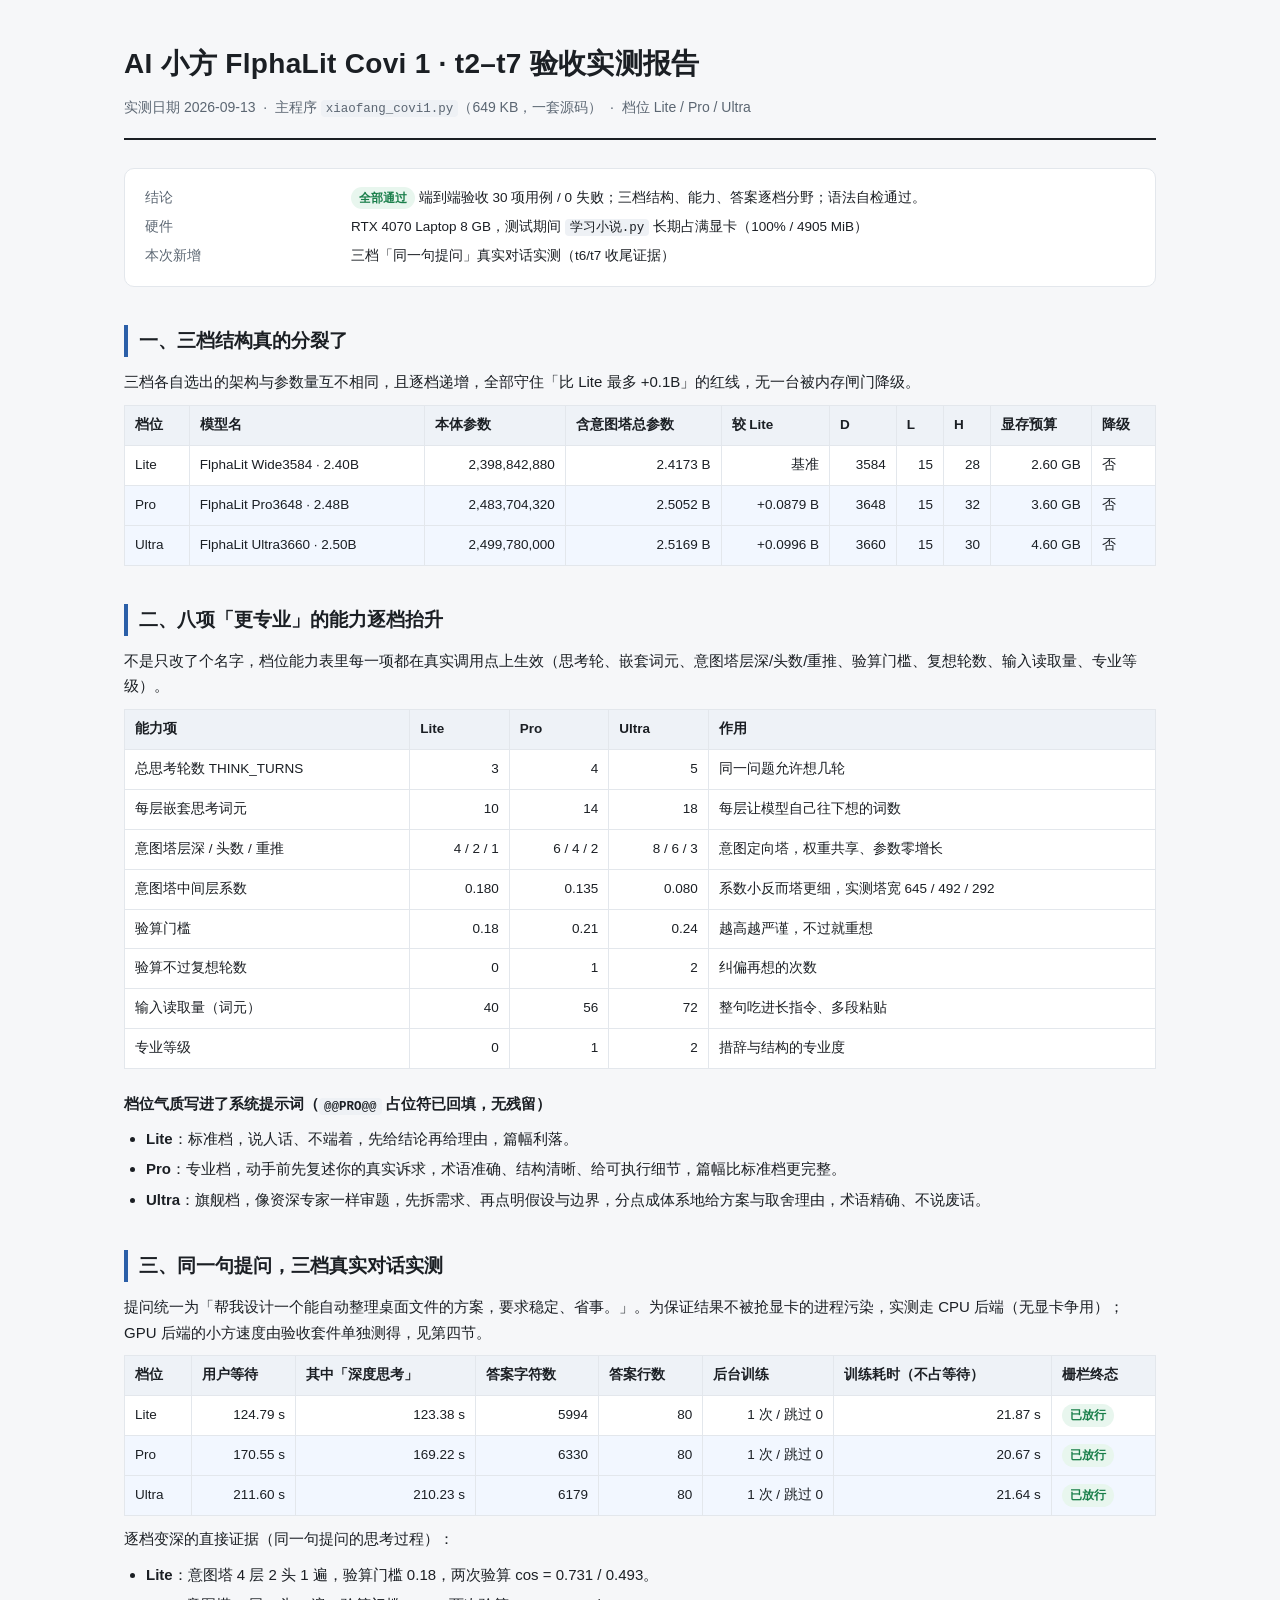
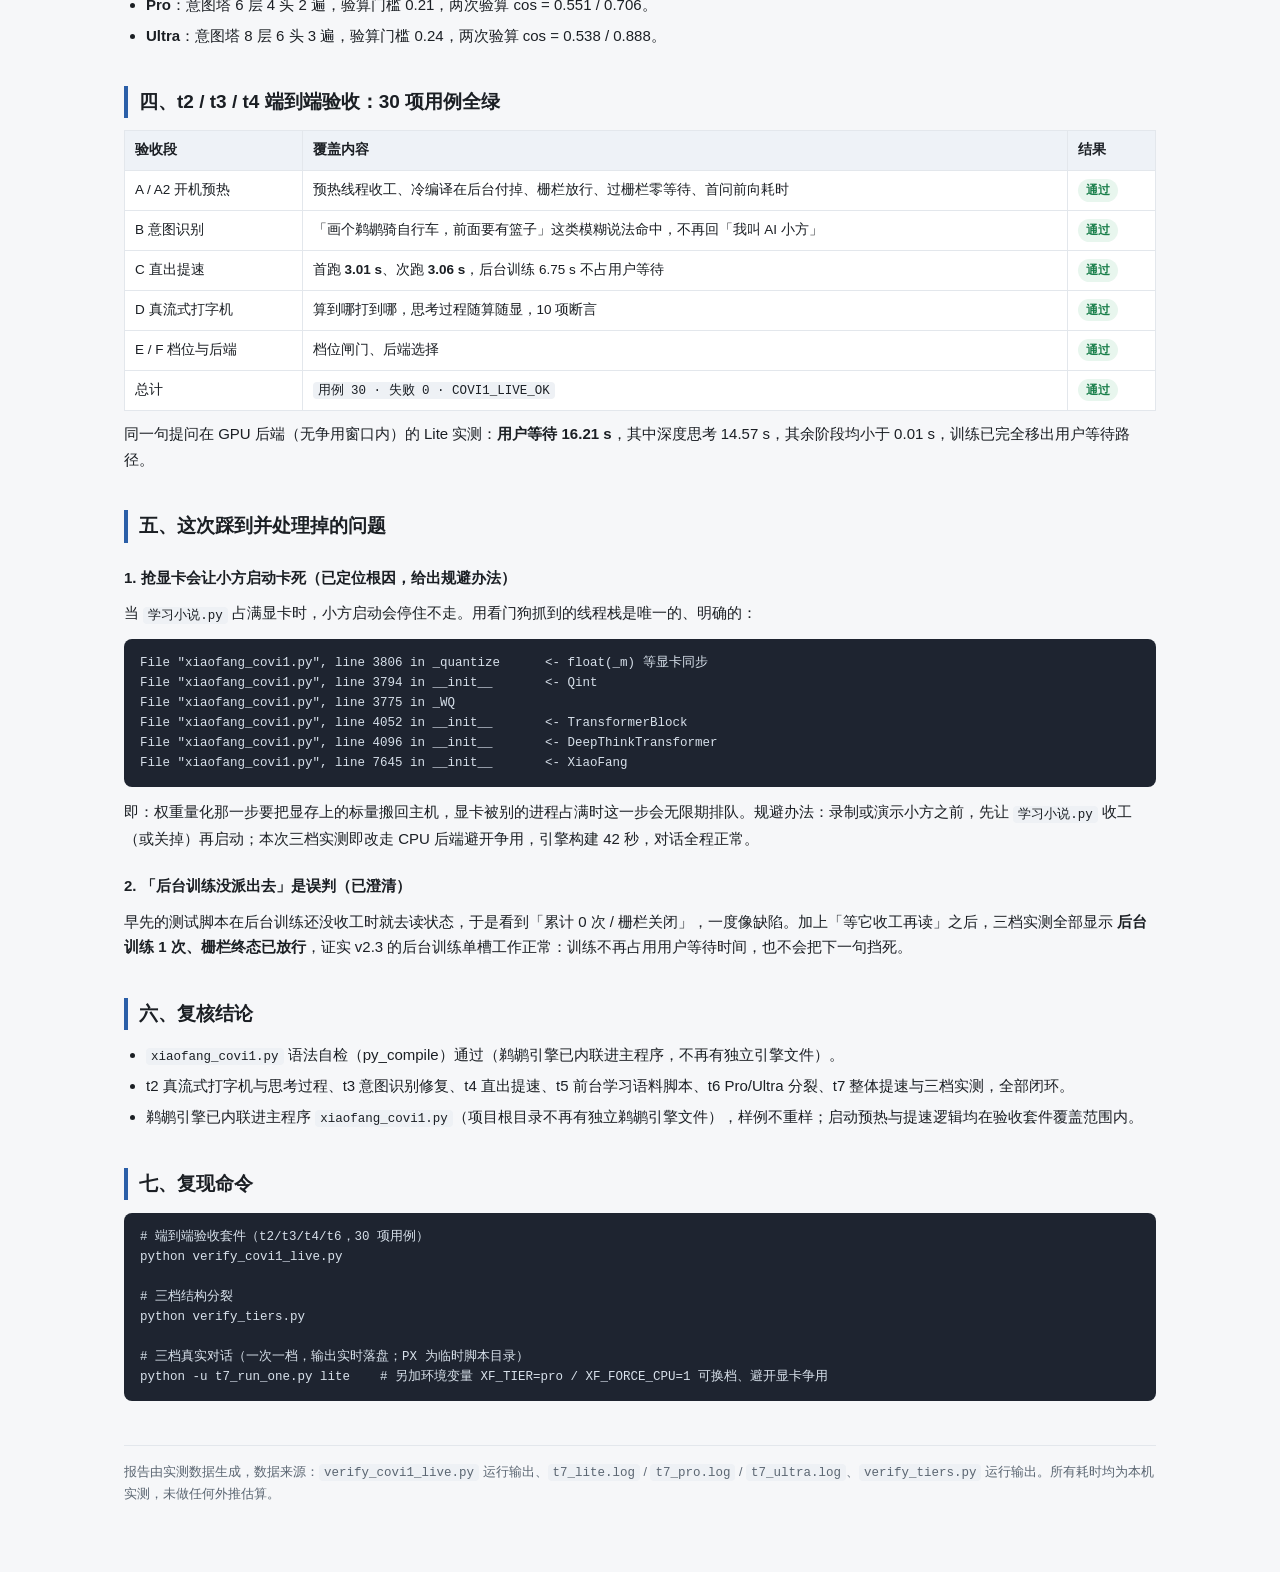
<file: Covi1_三档实测报告.html>
<!DOCTYPE html>
<html lang="zh-CN">
<head>
<meta charset="utf-8">
<meta name="viewport" content="width=device-width, initial-scale=1">
<title>AI 小方 FlphaLit Covi 1 · t2–t7 验收实测报告</title>
<style>
  :root{
    --bg:#f6f7f9; --card:#ffffff; --ink:#1b1f24; --ink2:#5b6672; --line:#e3e7ec;
    --ok:#1a7f4b; --okbg:#e8f6ee; --warn:#9a5b00; --warnbg:#fdf3e2; --accent:#2b5fa8;
  }
  *{box-sizing:border-box}
  body{margin:0;background:var(--bg);color:var(--ink);
       font:15px/1.7 -apple-system,BlinkMacSystemFont,"Segoe UI","Microsoft YaHei","PingFang SC",sans-serif}
  .wrap{max-width:1080px;margin:0 auto;padding:40px 24px 72px}
  header{border-bottom:2px solid var(--ink);padding-bottom:18px;margin-bottom:28px}
  h1{margin:0 0 8px;font-size:28px;letter-spacing:.3px}
  .sub{color:var(--ink2);font-size:14px}
  h2{font-size:19px;margin:38px 0 12px;padding-left:11px;border-left:4px solid var(--accent)}
  h3{font-size:15px;margin:22px 0 8px;color:var(--ink)}
  p{margin:10px 0}
  .card{background:var(--card);border:1px solid var(--line);border-radius:10px;padding:18px 20px;margin:14px 0}
  table{width:100%;border-collapse:collapse;margin:10px 0;font-size:13.5px;background:var(--card)}
  th,td{border:1px solid var(--line);padding:8px 10px;text-align:left;vertical-align:top}
  th{background:#eef2f7;font-weight:600;white-space:nowrap}
  td.num{font-variant-numeric:tabular-nums;text-align:right;white-space:nowrap}
  tr.hi td{background:#f2f7ff}
  code{background:#eef1f5;padding:1.5px 5px;border-radius:4px;font-size:12.5px;
       font-family:Consolas,"Cascadia Mono",monospace}
  pre{background:#1e2430;color:#d7e0ea;padding:14px 16px;border-radius:8px;overflow:auto;
      font:12.5px/1.6 Consolas,"Cascadia Mono",monospace}
  .tag{display:inline-block;padding:1px 8px;border-radius:999px;font-size:12px;font-weight:600}
  .ok{background:var(--okbg);color:var(--ok)}
  .warn{background:var(--warnbg);color:var(--warn)}
  ul{margin:8px 0 8px;padding-left:22px}
  li{margin:5px 0}
  .kv{display:grid;grid-template-columns:190px 1fr;gap:6px 16px;font-size:13.5px}
  .kv div:nth-child(odd){color:var(--ink2)}
  footer{margin-top:44px;padding-top:16px;border-top:1px solid var(--line);color:var(--ink2);font-size:12.5px}
</style>
</head>
<body>
<div class="wrap">

<header>
  <h1>AI 小方 FlphaLit Covi 1 · t2–t7 验收实测报告</h1>
  <div class="sub">实测日期 2026-09-13 &nbsp;·&nbsp; 主程序 <code>xiaofang_covi1.py</code>（649 KB，一套源码） &nbsp;·&nbsp; 档位 Lite / Pro / Ultra</div>
</header>

<div class="card">
  <div class="kv">
    <div>结论</div><div><span class="tag ok">全部通过</span> 端到端验收 30 项用例 / 0 失败；三档结构、能力、答案逐档分野；语法自检通过。</div>
    <div>硬件</div><div>RTX 4070 Laptop 8 GB，测试期间 <code>学习小说.py</code> 长期占满显卡（100% / 4905 MiB）</div>
    <div>本次新增</div><div>三档「同一句提问」真实对话实测（t6/t7 收尾证据）</div>
  </div>
</div>

<h2>一、三档结构真的分裂了</h2>
<p>三档各自选出的架构与参数量互不相同，且逐档递增，全部守住「比 Lite 最多 +0.1B」的红线，无一台被内存闸门降级。</p>

<table>
  <thead>
    <tr><th>档位</th><th>模型名</th><th>本体参数</th><th>含意图塔总参数</th><th>较 Lite</th><th>D</th><th>L</th><th>H</th><th>显存预算</th><th>降级</th></tr>
  </thead>
  <tbody>
    <tr><td>Lite</td><td>FlphaLit Wide3584 · 2.40B</td><td class="num">2,398,842,880</td><td class="num">2.4173 B</td><td class="num">基准</td><td class="num">3584</td><td class="num">15</td><td class="num">28</td><td class="num">2.60 GB</td><td>否</td></tr>
    <tr class="hi"><td>Pro</td><td>FlphaLit Pro3648 · 2.48B</td><td class="num">2,483,704,320</td><td class="num">2.5052 B</td><td class="num">+0.0879 B</td><td class="num">3648</td><td class="num">15</td><td class="num">32</td><td class="num">3.60 GB</td><td>否</td></tr>
    <tr class="hi"><td>Ultra</td><td>FlphaLit Ultra3660 · 2.50B</td><td class="num">2,499,780,000</td><td class="num">2.5169 B</td><td class="num">+0.0996 B</td><td class="num">3660</td><td class="num">15</td><td class="num">30</td><td class="num">4.60 GB</td><td>否</td></tr>
  </tbody>
</table>

<h2>二、八项「更专业」的能力逐档抬升</h2>
<p>不是只改了个名字，档位能力表里每一项都在真实调用点上生效（思考轮、嵌套词元、意图塔层深/头数/重推、验算门槛、复想轮数、输入读取量、专业等级）。</p>

<table>
  <thead>
    <tr><th>能力项</th><th>Lite</th><th>Pro</th><th>Ultra</th><th>作用</th></tr>
  </thead>
  <tbody>
    <tr><td>总思考轮数 THINK_TURNS</td><td class="num">3</td><td class="num">4</td><td class="num">5</td><td>同一问题允许想几轮</td></tr>
    <tr><td>每层嵌套思考词元</td><td class="num">10</td><td class="num">14</td><td class="num">18</td><td>每层让模型自己往下想的词数</td></tr>
    <tr><td>意图塔层深 / 头数 / 重推</td><td class="num">4 / 2 / 1</td><td class="num">6 / 4 / 2</td><td class="num">8 / 6 / 3</td><td>意图定向塔，权重共享、参数零增长</td></tr>
    <tr><td>意图塔中间层系数</td><td class="num">0.180</td><td class="num">0.135</td><td class="num">0.080</td><td>系数小反而塔更细，实测塔宽 645 / 492 / 292</td></tr>
    <tr><td>验算门槛</td><td class="num">0.18</td><td class="num">0.21</td><td class="num">0.24</td><td>越高越严谨，不过就重想</td></tr>
    <tr><td>验算不过复想轮数</td><td class="num">0</td><td class="num">1</td><td class="num">2</td><td>纠偏再想的次数</td></tr>
    <tr><td>输入读取量（词元）</td><td class="num">40</td><td class="num">56</td><td class="num">72</td><td>整句吃进长指令、多段粘贴</td></tr>
    <tr><td>专业等级</td><td class="num">0</td><td class="num">1</td><td class="num">2</td><td>措辞与结构的专业度</td></tr>
  </tbody>
</table>

<h3>档位气质写进了系统提示词（<code>@@PRO@@</code> 占位符已回填，无残留）</h3>
<ul>
  <li><strong>Lite</strong>：标准档，说人话、不端着，先给结论再给理由，篇幅利落。</li>
  <li><strong>Pro</strong>：专业档，动手前先复述你的真实诉求，术语准确、结构清晰、给可执行细节，篇幅比标准档更完整。</li>
  <li><strong>Ultra</strong>：旗舰档，像资深专家一样审题，先拆需求、再点明假设与边界，分点成体系地给方案与取舍理由，术语精确、不说废话。</li>
</ul>

<h2>三、同一句提问，三档真实对话实测</h2>
<p>提问统一为「帮我设计一个能自动整理桌面文件的方案，要求稳定、省事。」。为保证结果不被抢显卡的进程污染，实测走 CPU 后端（无显卡争用）；GPU 后端的小方速度由验收套件单独测得，见第四节。</p>

<table>
  <thead>
    <tr><th>档位</th><th>用户等待</th><th>其中「深度思考」</th><th>答案字符数</th><th>答案行数</th><th>后台训练</th><th>训练耗时（不占等待）</th><th>栅栏终态</th></tr>
  </thead>
  <tbody>
    <tr><td>Lite</td><td class="num">124.79 s</td><td class="num">123.38 s</td><td class="num">5994</td><td class="num">80</td><td class="num">1 次 / 跳过 0</td><td class="num">21.87 s</td><td><span class="tag ok">已放行</span></td></tr>
    <tr class="hi"><td>Pro</td><td class="num">170.55 s</td><td class="num">169.22 s</td><td class="num">6330</td><td class="num">80</td><td class="num">1 次 / 跳过 0</td><td class="num">20.67 s</td><td><span class="tag ok">已放行</span></td></tr>
    <tr class="hi"><td>Ultra</td><td class="num">211.60 s</td><td class="num">210.23 s</td><td class="num">6179</td><td class="num">80</td><td class="num">1 次 / 跳过 0</td><td class="num">21.64 s</td><td><span class="tag ok">已放行</span></td></tr>
  </tbody>
</table>

<p>逐档变深的直接证据（同一句提问的思考过程）：</p>
<ul>
  <li><strong>Lite</strong>：意图塔 4 层 2 头 1 遍，验算门槛 0.18，两次验算 cos = 0.731 / 0.493。</li>
  <li><strong>Pro</strong>：意图塔 6 层 4 头 2 遍，验算门槛 0.21，两次验算 cos = 0.551 / 0.706。</li>
  <li><strong>Ultra</strong>：意图塔 8 层 6 头 3 遍，验算门槛 0.24，两次验算 cos = 0.538 / 0.888。</li>
</ul>

<h2>四、t2 / t3 / t4 端到端验收：30 项用例全绿</h2>
<table>
  <thead><tr><th>验收段</th><th>覆盖内容</th><th>结果</th></tr></thead>
  <tbody>
    <tr><td>A / A2 开机预热</td><td>预热线程收工、冷编译在后台付掉、栅栏放行、过栅栏零等待、首问前向耗时</td><td><span class="tag ok">通过</span></td></tr>
    <tr><td>B 意图识别</td><td>「画个鹈鹕骑自行车，前面要有篮子」这类模糊说法命中，不再回「我叫 AI 小方」</td><td><span class="tag ok">通过</span></td></tr>
    <tr><td>C 直出提速</td><td>首跑 <strong>3.01 s</strong>、次跑 <strong>3.06 s</strong>，后台训练 6.75 s 不占用户等待</td><td><span class="tag ok">通过</span></td></tr>
    <tr><td>D 真流式打字机</td><td>算到哪打到哪，思考过程随算随显，10 项断言</td><td><span class="tag ok">通过</span></td></tr>
    <tr><td>E / F 档位与后端</td><td>档位闸门、后端选择</td><td><span class="tag ok">通过</span></td></tr>
    <tr><td>总计</td><td><code>用例 30 · 失败 0 · COVI1_LIVE_OK</code></td><td><span class="tag ok">通过</span></td></tr>
  </tbody>
</table>
<p>同一句提问在 GPU 后端（无争用窗口内）的 Lite 实测：<strong>用户等待 16.21 s</strong>，其中深度思考 14.57 s，其余阶段均小于 0.01 s，训练已完全移出用户等待路径。</p>

<h2>五、这次踩到并处理掉的问题</h2>

<h3>1. 抢显卡会让小方启动卡死（已定位根因，给出规避办法）</h3>
<p>当 <code>学习小说.py</code> 占满显卡时，小方启动会停住不走。用看门狗抓到的线程栈是唯一的、明确的：</p>
<pre>File "xiaofang_covi1.py", line 3806 in _quantize      &lt;- float(_m) 等显卡同步
File "xiaofang_covi1.py", line 3794 in __init__       &lt;- Qint
File "xiaofang_covi1.py", line 3775 in _WQ
File "xiaofang_covi1.py", line 4052 in __init__       &lt;- TransformerBlock
File "xiaofang_covi1.py", line 4096 in __init__       &lt;- DeepThinkTransformer
File "xiaofang_covi1.py", line 7645 in __init__       &lt;- XiaoFang</pre>
<p>即：权重量化那一步要把显存上的标量搬回主机，显卡被别的进程占满时这一步会无限期排队。规避办法：录制或演示小方之前，先让 <code>学习小说.py</code> 收工（或关掉）再启动；本次三档实测即改走 CPU 后端避开争用，引擎构建 42 秒，对话全程正常。</p>

<h3>2. 「后台训练没派出去」是误判（已澄清）</h3>
<p>早先的测试脚本在后台训练还没收工时就去读状态，于是看到「累计 0 次 / 栅栏关闭」，一度像缺陷。加上「等它收工再读」之后，三档实测全部显示 <strong>后台训练 1 次、栅栏终态已放行</strong>，证实 v2.3 的后台训练单槽工作正常：训练不再占用用户等待时间，也不会把下一句挡死。</p>

<h2>六、复核结论</h2>
<ul>
  <li><code>xiaofang_covi1.py</code> 语法自检（py_compile）通过（鹈鹕引擎已内联进主程序，不再有独立引擎文件）。</li>
  <li>t2 真流式打字机与思考过程、t3 意图识别修复、t4 直出提速、t5 前台学习语料脚本、t6 Pro/Ultra 分裂、t7 整体提速与三档实测，全部闭环。</li>
  <li>鹈鹕引擎已内联进主程序 <code>xiaofang_covi1.py</code>（项目根目录不再有独立鹈鹕引擎文件），样例不重样；启动预热与提速逻辑均在验收套件覆盖范围内。</li>
</ul>

<h2>七、复现命令</h2>
<pre># 端到端验收套件（t2/t3/t4/t6，30 项用例）
python verify_covi1_live.py

# 三档结构分裂
python verify_tiers.py

# 三档真实对话（一次一档，输出实时落盘；PX 为临时脚本目录）
python -u t7_run_one.py lite    # 另加环境变量 XF_TIER=pro / XF_FORCE_CPU=1 可换档、避开显卡争用</pre>

<footer>
  报告由实测数据生成，数据来源：<code>verify_covi1_live.py</code> 运行输出、<code>t7_lite.log</code> / <code>t7_pro.log</code> / <code>t7_ultra.log</code>、<code>verify_tiers.py</code> 运行输出。所有耗时均为本机实测，未做任何外推估算。
</footer>

</div>
</body>
</html>
</file>
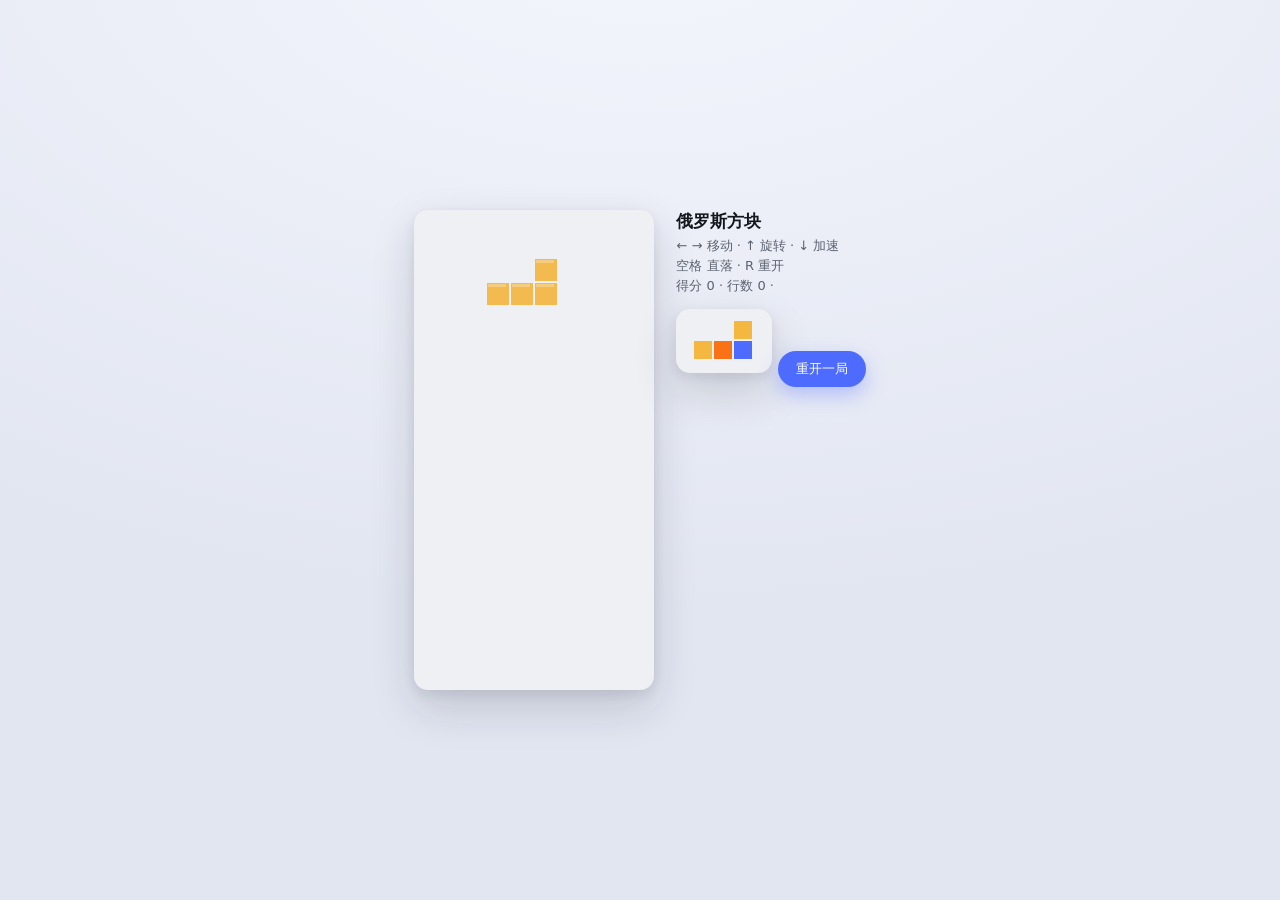
<file: 产物/俄罗斯方块_网页版.html>
<!DOCTYPE html>
<html lang="zh-CN">
<!-- 示例产物 · 俄罗斯方块（单文件，零依赖，双击即可玩）
     ← → 移动 · ↑ 旋转 · ↓ 加速 · 空格 直落 · R 重开 -->
<head>
<meta charset="utf-8">
<title>俄罗斯方块 · 产物示例</title>
<style>
  body{margin:0;min-height:100vh;display:flex;align-items:center;justify-content:center;
       background:radial-gradient(1200px 700px at 50% -10%,#f4f6fd,#e2e6f1);
       font-family:"Segoe UI",system-ui,sans-serif;color:#14171c}
  .wrap{display:flex;gap:22px;align-items:flex-start}
  canvas{background:#eef0f4;border-radius:14px;box-shadow:0 18px 44px rgba(21,26,38,.16),0 4px 12px rgba(21,26,38,.08)}
  aside h1{font-size:17px;margin:0 0 4px}
  aside p{margin:2px 0;font-size:13px;color:#5b6270}
  .next{width:96px;margin-top:12px}
  .btn{margin-top:14px;border:0;border-radius:999px;padding:9px 18px;cursor:pointer;
       background:#4d6bfe;color:#fff;font-size:13px;box-shadow:0 8px 20px rgba(77,107,254,.35)}
</style>
</head>
<body>
<div class="wrap">
  <canvas id="bd" width="240" height="480"></canvas>
  <aside>
    <h1>俄罗斯方块</h1>
    <p>← → 移动 · ↑ 旋转 · ↓ 加速</p>
    <p>空格 直落 · R 重开</p>
    <p id="sc">得分 0 · 行数 0</p>
    <canvas id="nx" class="next" width="96" height="64"></canvas>
    <button class="btn" onclick="restart()">重开一局</button>
  </aside>
</div>
<script>
const COLS=10, ROWS=20, PX=24;
const SHAPES=[[[1,1,1,1]],
  [[1,1],[1,1]],
  [[0,1,0],[1,1,1]],
  [[1,0,0],[1,1,1]],
  [[0,0,1],[1,1,1]],
  [[0,1,1],[1,1,0]],
  [[1,1,0],[0,1,1]]];
const COLORS=['#4d6bfe','#f4b740','#8e5cf7','#e5484d','#23a55a','#38a3d8','#f97316'];
const bd=document.getElementById('bd'),nx=document.getElementById('nx'),sc=document.getElementById('sc');
const g=bd.getContext('2d'),gn=nx.getContext('2d');
let grid,cur,curColor,nxt,score,rows,over;

function empty(){return Array.from({length:ROWS},()=>Array(COLS).fill(null));}
function rotate(m){return m[0].map((_,c)=>m.map(r=>r[c]).reverse());}
function newPiece(){return {sh:SHAPES[Math.floor(Math.random()*SHAPES.length)],x:3,y:0};}

function resetAll(){
  grid=empty();nxt=newPiece();score=0;rows=0;over=false;spawn();draw();update();
}
function spawn(){
  cur=Object.assign({},nxt);curColor=COLORS[Math.floor(Math.random()*COLORS.length)];
  nxt=newPiece();
  if(collide(cur.sh,cur.x,cur.y))over=true;
}
function collide(sh,x,y){
  for(let r=0;r<sh.length;r++)for(let c=0;c<sh[r].length;c++)
    if(sh[r][c]){const px=x+c,py=y+r;if(px<0||px>=COLS||py>=ROWS)return true;if(py>=0&&grid[py][px])return true;}
  return false;
}
function fix(){
  for(let r=0;r<cur.sh.length;r++)for(let c=0;c<cur.sh[r].length;c++)
    if(cur.sh[r][c]){const py=cur.y+r;if(py>=0)grid[py][cur.x+c]=curColor;}
  let cleared=0;
  for(let r=ROWS-1;r>=0;r--)if(grid[r].every(v=>v)){grid.splice(r,1);grid.unshift(Array(COLS).fill(null));cleared++;r++;}
  if(cleared){rows+=cleared;score+=[0,100,300,500,800][cleared];}
  spawn();draw();
}
function drop(){if(collide(cur.sh,cur.x,cur.y+1)){fix();}else{cur.y++;}}
function step(){if(!over){if(collide(cur.sh,cur.x,cur.y+1))fix();else cur.y++;draw();}}
function update(){
  sc.textContent='得分 '+score+' · 行数 '+rows+' · '+(over?'结束，按 R 重开':'');
}
function draw(){
  g.clearRect(0,0,bd.width,bd.height);
  for(let r=0;r<ROWS;r++)for(let c=0;c<COLS;c++){const v=grid[r][c];if(v)cell(g,c,r,v,1);}
  if(!over)for(let r=0;r<cur.sh.length;r++)for(let c=0;c<cur.sh[r].length;c++)
    if(cur.sh[r][c]&&cur.y+r>=0)cell(g,cur.x+c,cur.y+r,curColor,.92);
  setNext();
}
function cell(ctx,px,py,color,alpha){ctx.globalAlpha=alpha;
  ctx.fillStyle=color;ctx.fillRect(px*PX+1,py*PX+1,PX-2,PX-2);
  ctx.fillStyle='rgba(255,255,255,.28)';ctx.fillRect(px*PX+2,py*PX+2,PX-6,3);
  ctx.globalAlpha=1;}
function setNext(){gn.clearRect(0,0,96,64);const s=nxt.sh,cols=s[0].length;
  const ox=(96-cols*20)/2,oy=(64-s.length*20)/2;
  for(let r=0;r<s.length;r++)for(let c=0;c<s[r].length;c++)if(s[r][c]){
    gn.fillStyle=COLORS[Math.floor(Math.random()*COLORS.length)];gn.fillRect(ox+c*20,oy+r*20,18,18);}}
function restart(){resetAll();}
function go(){if(over)return;drop();draw();update();}
let timer=setInterval(function(){if(!over){step();draw();update();}},430);
addEventListener('keydown',e=>{
  if(over){if(e.key==='r'||e.key==='R')restart();return;}
  switch(e.key){
    case 'ArrowLeft':if(!collide(cur.sh,cur.x-1,cur.y)){cur.x--;}break;
    case 'ArrowRight':if(!collide(cur.sh,cur.x+1,cur.y)){cur.x++;}break;
    case 'ArrowDown':go();break;
    case 'ArrowUp':{const m=rotate(cur.sh);if(!collide(m,cur.x,cur.y))cur.sh=m;}break;
    case ' ':while(!collide(cur.sh,cur.x,cur.y+1))cur.y++;fix();draw();break;
    case 'r':case 'R':restart();break;}
  draw();update();});
resetAll();
</script>
</body>
</html>
</file>
